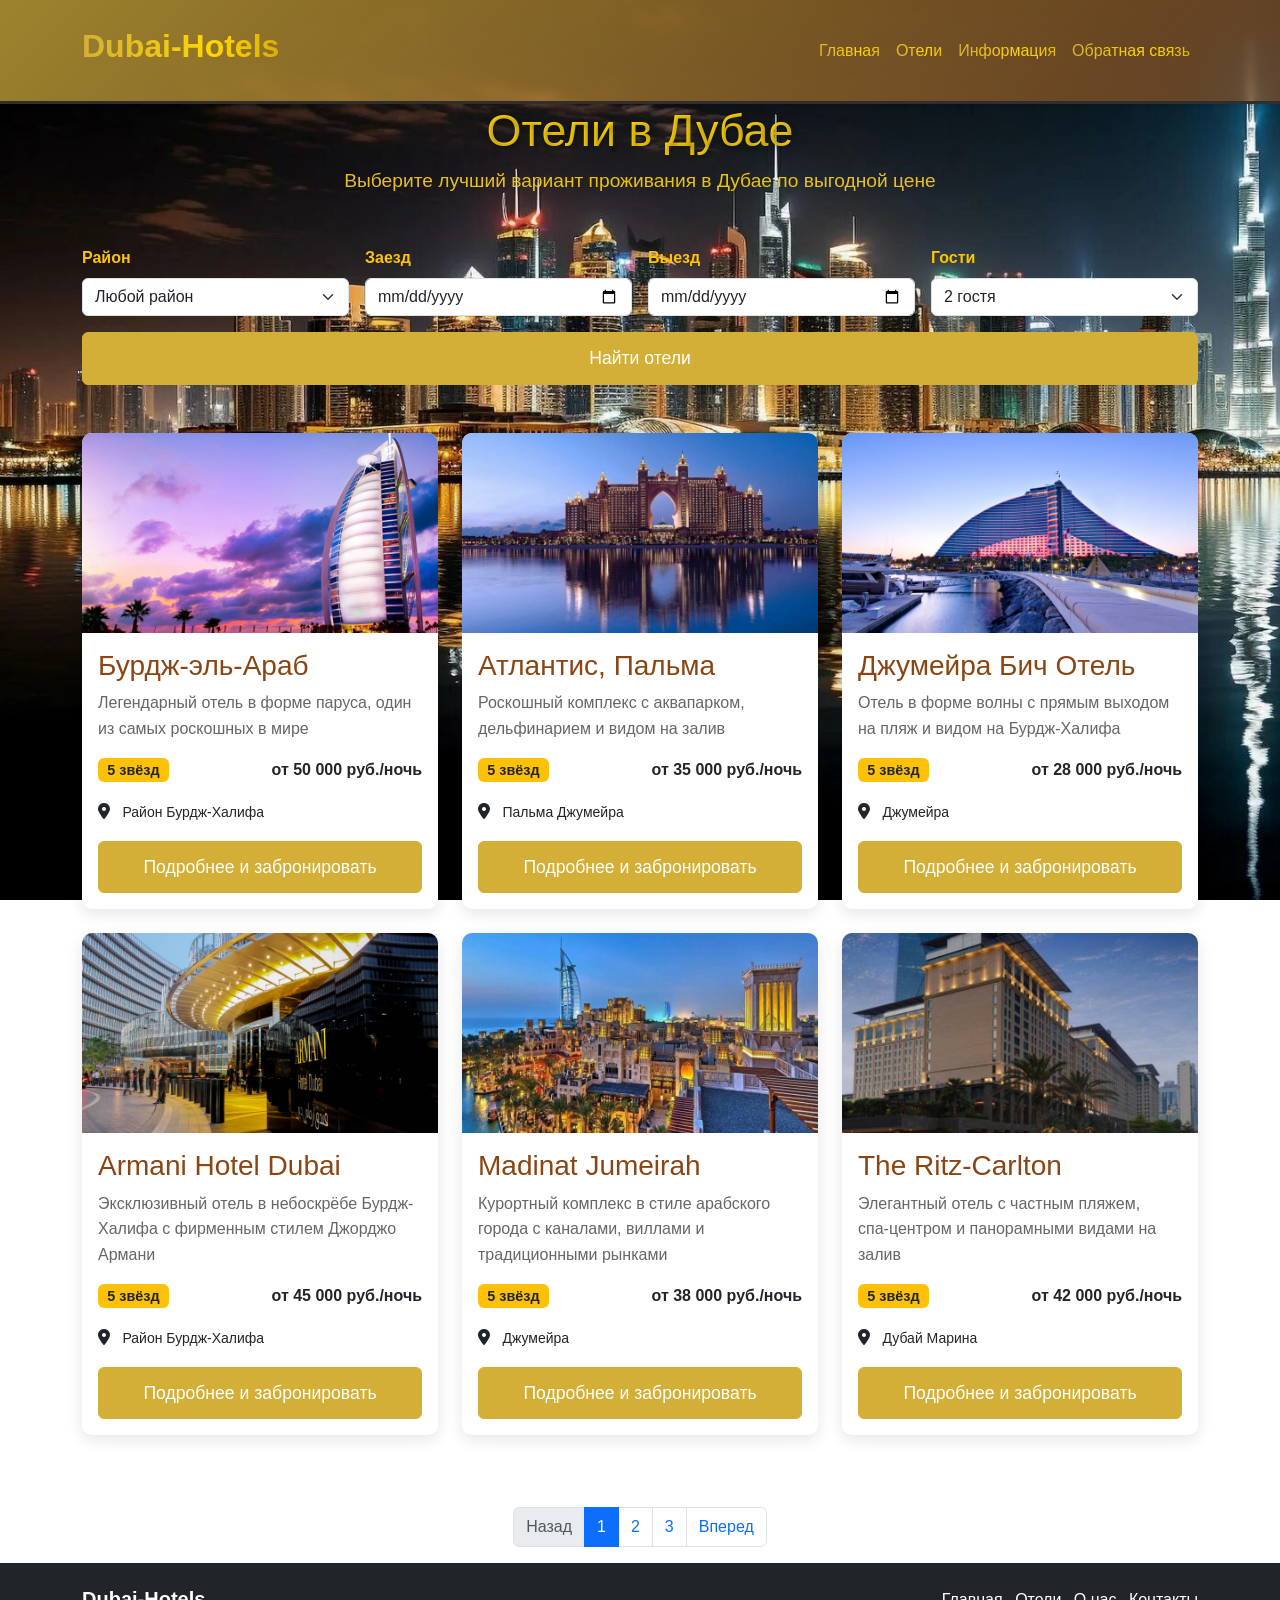
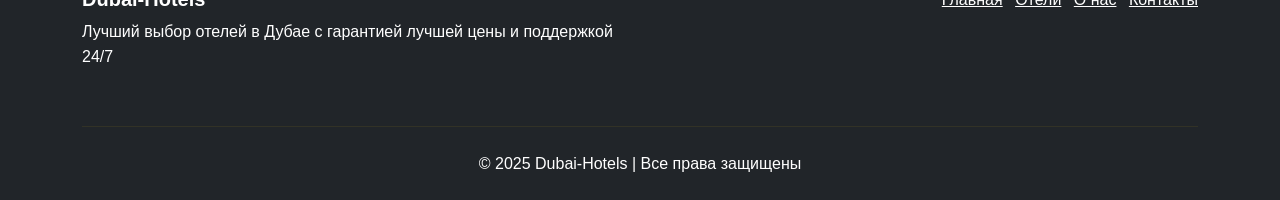
<file: hotels.html>
<html lang="ru">
  <head>
    <meta charset="utf-8">
    <meta name="viewport" content="width=device-width, initial-scale=1.0">
    <link href="https://cdn.jsdelivr.net/npm/bootstrap@5.3.2/dist/css/bootstrap.min.css" rel="stylesheet">
  <link rel="stylesheet" href="https://cdnjs.cloudflare.com/ajax/libs/font-awesome/6.4.0/css/all.min.css">
  <link rel="stylesheet" href="style.css">
    <title>Отели Дубая | Dubai-Hotels</title>
  </head>
  <body>
    <!-- Шапка -->
  <header class="navbar navbar-expand-lg sticky-top shadow-sm z-3 py-3">
      <div class="container">
        <a class="navbar-brand fw-bold" href="index.html">Dubai-Hotels</a>
        <button class="navbar-toggler" type="button" data-bs-toggle="collapse" data-bs-target="#mainNav" aria-controls="mainNav" aria-expanded="false" aria-label="Toggle navigation">
          <span class="navbar-toggler-icon"></span>
        </button>
        <nav class="collapse navbar-collapse" id="mainNav">
          <ul class="navbar-nav ms-auto mb-2 mb-lg-0">
            <li class="nav-item"><a class="nav-link" href="index.html">Главная</a></li>
            <li class="nav-item"><a class="nav-link" href="hotels.html">Отели</a></li>
            <li class="nav-item"><a class="nav-link" href="information.html">Информация</a></li>
            <li class="nav-item"><a class="nav-link" href="contact.html">Обратная связь</a></li>
          </ul>
        </div>
      </div>
    </nav>
  </header>

    
<main class="mb-5">
  <section class="page-header">
    <div class="transparent-box">
      <h1 class="gold-text">Отели в Дубае</h1>
      <p class="gold-text">Выберите лучший вариант проживания в Дубае по выгодной цене</p>
    </div>
  </section>
</main>

      <section class="search-filters mt-4">
        <div class="container">
          <form class="row g-3">
            <div class="col-md-3">
              <label for="district" class="form-label">Район</label>
              <select id="district" name="district" class="form-select">
                <option value="">Любой район</option>
                <option value="burj">Бурдж-Халифа</option>
                <option value="palm">Пальма Джумейра</option>
                <option value="marina">Дубай Марина</option>
                <option value="deira">Дейра</option>
              </select>
            </div>
            <div class="col-md-3">
              <label for="checkin" class="form-label">Заезд</label>
              <input type="date" id="checkin" name="checkin" class="form-control">
            </div>
            <div class="col-md-3">
              <label for="checkout" class="form-label">Выезд</label>
              <input type="date" id="checkout" name="checkout" class="form-control">
            </div>
            <div class="col-md-3">
              <label for="guests" class="form-label">Гости</label>
              <select id="guests" name="guests" class="form-select">
                <option value="1">1 гость</option>
                <option value="2" selected>2 гостя</option>
                <option value="3">3 гостя</option>
                <option value="4">4 гостя</option>
              </select>
            </div>
            <div class="col-12">
              <button type="submit" class="btn btn-danger w-100">Найти отели</button>
            </div>
          </form>
        </div>
      </section>

      <section class="hotel-list mt-5">
  <div class="container">
    <div class="row">
      <!-- Отель 1 -->
      <div class="col-12 col-md-6 col-lg-4 mb-4 animate-item">
        <article class="card h-100">
          <img src="img/burj-al-arab.jpg" class="card-img-top" alt="Бурдж‑эль‑Араб — легендарный отель в форме паруса">
          <div class="card-body">
            <h3 class="card-title">Бурдж‑эль‑Араб</h3>
            <p class="card-text">Легендарный отель в форме паруса, один из самых роскошных в мире</p>
            <div class="d-flex justify-content-between align-items-center mb-3">
              <span class="badge bg-warning text-dark">5 звёзд</span>
              <strong>от 50 000 руб./ночь</strong>
            </div>
            <div class="mb-3">
              <i class="fas fa-map-marker-alt me-2" aria-hidden="true"></i>
              <small>Район Бурдж-Халифа</small>
            </div>
            <a href="hotel-details.html?id=burj-al-arab" class="btn btn-danger w-100" aria-label="Подробнее о Бурдж‑эль‑Арабе и забронировать">Подробнее и забронировать</a>
          </div>
        </article>
      </div>

      <!-- Отель 2 -->
      <div class="col-12 col-md-6 col-lg-4 mb-4 animate-item">
        <article class="card h-100">
          <img src="img/atlantis-the-palm.jpg" class="card-img-top" alt="Атлантис, Пальма — роскошный комплекс с аквапарком и дельфинарием">
          <div class="card-body">
            <h3 class="card-title">Атлантис, Пальма</h3>
            <p class="card-text">Роскошный комплекс с аквапарком, дельфинарием и видом на залив</p>
            <div class="d-flex justify-content-between align-items-center mb-3">
              <span class="badge bg-warning text-dark">5 звёзд</span>
              <strong>от 35 000 руб./ночь</strong>
            </div>
            <div class="mb-3">
              <i class="fas fa-map-marker-alt me-2" aria-hidden="true"></i>
              <small>Пальма Джумейра</small>
            </div>
            <a href="hotel-details.html?id=atlantis" class="btn btn-danger w-100" aria-label="Подробнее об Атлантис, Пальме и забронировать">Подробнее и забронировать</a>
          </div>
        </article>
      </div>

      <!-- Отель 3 -->
      <div class="col-12 col-md-6 col-lg-4 mb-4 animate-item">
        <article class="card h-100">
          <img src="img/jumeirah-beach.jpg" class="card-img-top" alt="Джумейра Бич Отель — отель в форме волны с выходом на пляж">
          <div class="card-body">
            <h3 class="card-title">Джумейра Бич Отель</h3>
            <p class="card-text">Отель в форме волны с прямым выходом на пляж и видом на Бурдж‑Халифа</p>
            <div class="d-flex justify-content-between align-items-center mb-3">
              <span class="badge bg-warning text-dark">5 звёзд</span>
              <strong>от 28 000 руб./ночь</strong>
            </div>
            <div class="mb-3">
              <i class="fas fa-map-marker-alt me-2" aria-hidden="true"></i>
              <small>Джумейра</small>
            </div>
            <a href="hotel-details.html?id=jumeirah" class="btn btn-danger w-100" aria-label="Подробнее о Джумейра Бич Отеле и забронировать">Подробнее и забронировать</a>
          </div>
        </article>
      </div>

      <!-- Отель 4 -->
      <div class="col-12 col-md-6 col-lg-4 mb-4 animate-item">
        <article class="card h-100">
          <img src="img/armani-hotel.jpg" class="card-img-top" alt="Armani Hotel Dubai — эксклюзивный отель в Бурдж-Халифе">
          <div class="card-body">
            <h3 class="card-title">Armani Hotel Dubai</h3>
            <p class="card-text">Эксклюзивный отель в небоскрёбе Бурдж-Халифа с фирменным стилем Джорджо Армани</p>
            <div class="d-flex justify-content-between align-items-center mb-3">
              <span class="badge bg-warning text-dark">5 звёзд</span>
              <strong>от 45 000 руб./ночь</strong>
            </div>
            <div class="mb-3">
              <i class="fas fa-map-marker-alt me-2" aria-hidden="true"></i>
              <small>Район Бурдж-Халифа</small>
            </div>
            <a href="hotel-details.html?id=armani" class="btn btn-danger w-100" aria-label="Подробнее об Armani Hotel Dubai и забронировать">Подробнее и забронировать</a>
          </div>
        </article>
      </div>

      <!-- Отель 5 -->
      <div class="col-12 col-md-6 col-lg-4 mb-4 animate-item">
        <article class="card h-100">
          <img src="img/madinat-jumeirah.jpg" class="card-img-top" alt="Madinat Jumeirah — курортный комплекс в стиле арабского города">
          <div class="card-body">
            <h3 class="card-title">Madinat Jumeirah</h3>
            <p class="card-text">Курортный комплекс в стиле арабского города с каналами, виллами и традиционными рынками</p>
            <div class="d-flex justify-content-between align-items-center mb-3">
              <span class="badge bg-warning text-dark">5 звёзд</span>
              <strong>от 38 000 руб./ночь</strong>
            </div>
            <div class="mb-3">
              <i class="fas fa-map-marker-alt me-2" aria-hidden="true"></i>
              <small>Джумейра</small>
            </div>
            <a href="hotel-details.html?id=madinat" class="btn btn-danger w-100" aria-label="Подробнее о Madinat Jumeirah и забронировать">Подробнее и забронировать</a>
          </div>
        </article>
      </div>

      <!-- Отель 6 -->
      <div class="col-12 col-md-6 col-lg-4 mb-4 animate-item">
        <article class="card h-100">
          <img src="img/ritz-carlton.jpg" class="card-img-top" alt="The Ritz‑Carlton — элегантный отель с частным пляжем">
          <div class="card-body">
            <h3 class="card-title">The Ritz‑Carlton</h3>
            <p class="card-text">Элегантный отель с частным пляжем, спа‑центром и панорамными видами на залив</p>
            <div class="d-flex justify-content-between align-items-center mb-3">
              <span class="badge bg-warning text-dark">5 звёзд</span>
              <strong>от 42 000 руб./ночь</strong>
            </div>
            <div class="mb-3">
              <i class="fas fa-map-marker-alt me-2" aria-hidden="true"></i>
              <small>Дубай Марина</small>
            </div>
            <a href="hotel-details.html?id=ritz" class="btn btn-danger w-100" aria-label="Подробнее о The Ritz‑Carlton и забронировать">Подробнее и забронировать</a>
          </div>
        </article>
      </div>
    </div>
  </div>
</section>

<!-- Пагинация -->
<nav aria-label="Навигация по страницам отелей" class="mt-5">
  <ul class="pagination justify-content-center">
    <li class="page-item disabled">
      <a class="page-link" href="#" tabindex="-1" aria-disabled="true">Назад</a>
    </li>
    <li class="page-item active"><a class="page-link" href="#">1</a></li>
    <li class="page-item"><a class="page-link" href="#">2</a></li>
    <li class="page-item"><a class="page-link" href="#">3</a></li>
    <li class="page-item">
      <a class="page-link" href="#">Вперед</a>
    </li>
  </ul>
</nav>
</div>
</section>
</main>

<footer id="footer" class="bg-dark text-white py-4">
  <div class="container">
    <div class="row">
      <div class="col-md-6 mb-3">
        <h5 class="fw-bold">Dubai‑Hotels</h5>
        <p>Лучший выбор отелей в Дубае с гарантией лучшей цены и поддержкой 24/7</p>
      </div>
      <div class="col-md-6 text-md-end">
        <ul class="list-inline mb-0">
          <li class="list-inline-item"><a href="#" class="text-white">Главная</a></li>
          <li class="list-inline-item"><a href="#hotels" class="text-white">Отели</a></li>
          <li class="list-inline-item"><a href="#about" class="text-white">О нас</a></li>
          <li class="list-inline-item"><a href="#contact" class="text-white">Контакты</a></li>
        </ul>
      </div>
    </div>
    <hr class="text-muted my-4">
    <div class="text-center">
      <p class="mb-0">© 2025 Dubai‑Hotels | Все права защищены</p>
    </div>
  </div>
</div>
</footer>

<script src="script.js"></script>
<script src="https://cdn.jsdelivr.net/npm/bootstrap@5.3.8/dist/js/bootstrap.bundle.min.js" integrity="sha384-FKyoEForCGlyvwx9Hj09JcYn3nv7wiPVlz7YYwJrWVcXK/BmnVDxM+D2scQbITxI" crossorigin="anonymous"></script>
</body>
</html>
</file>
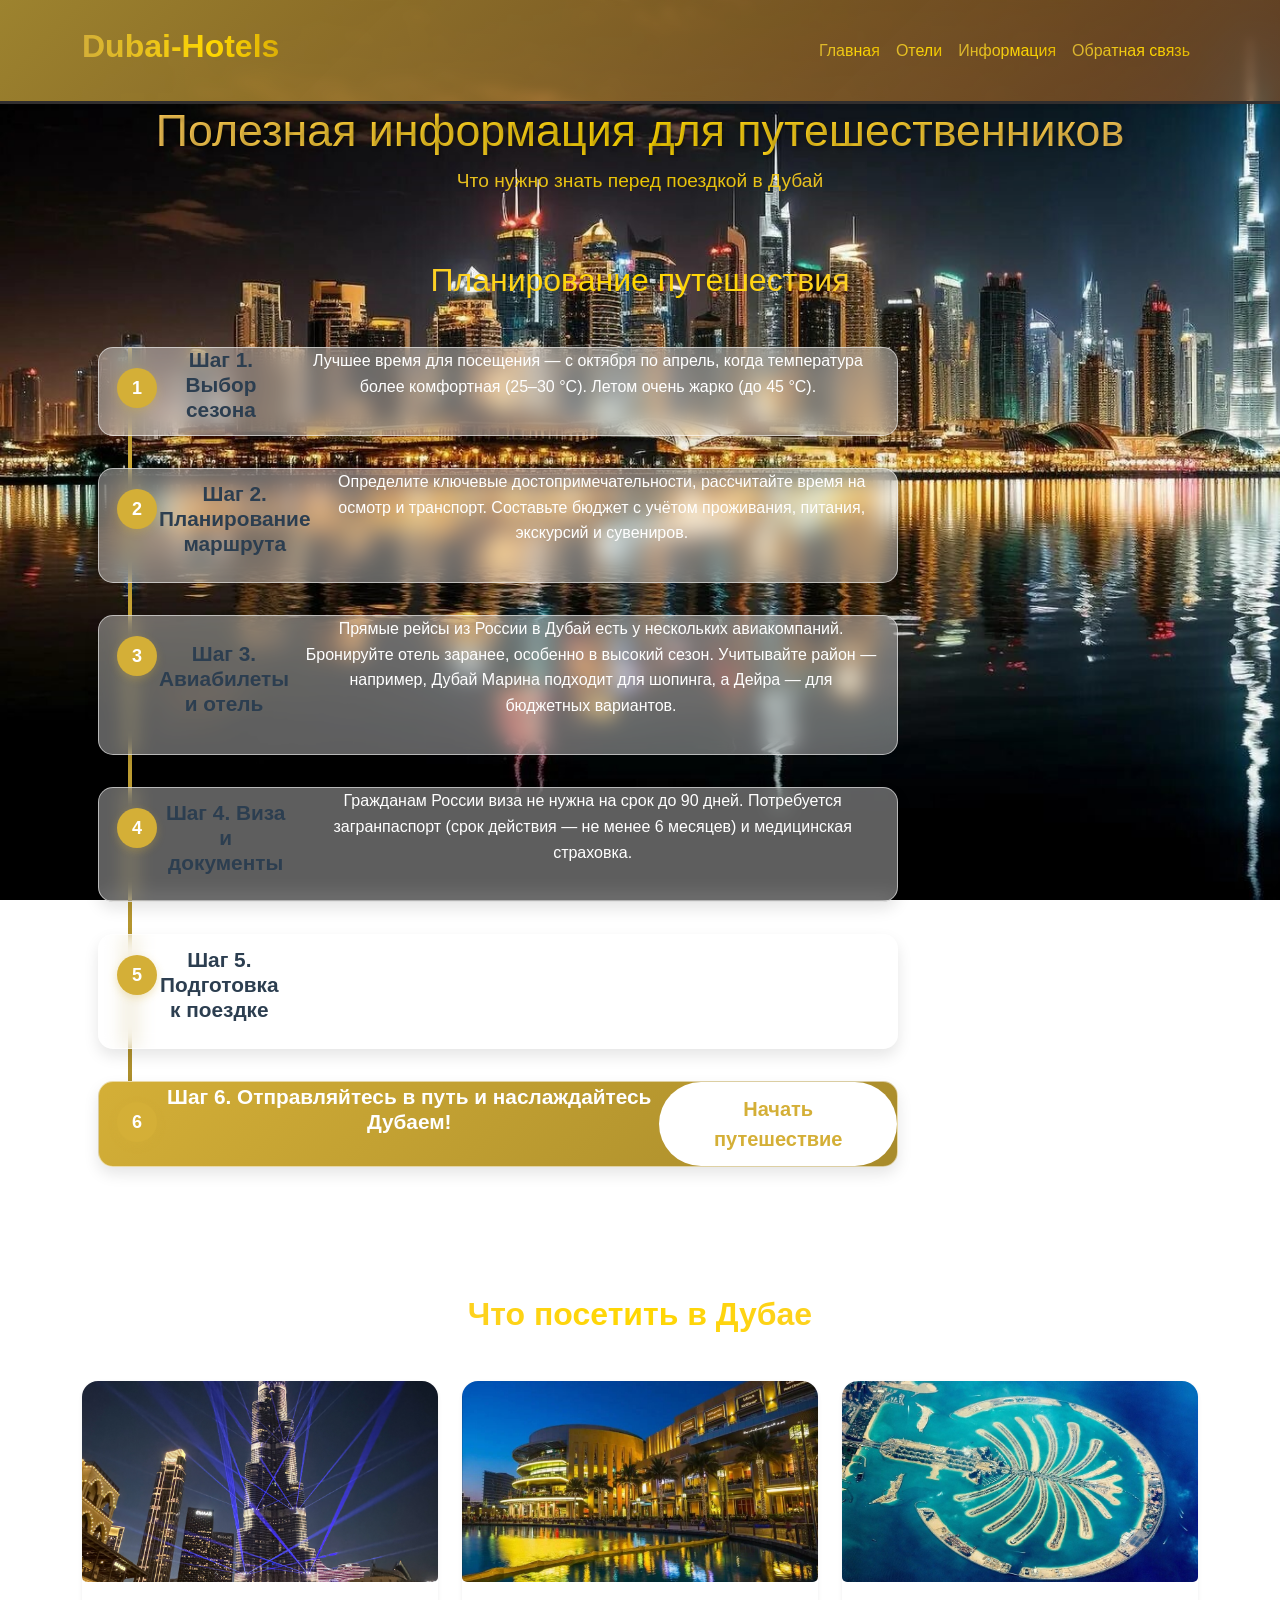
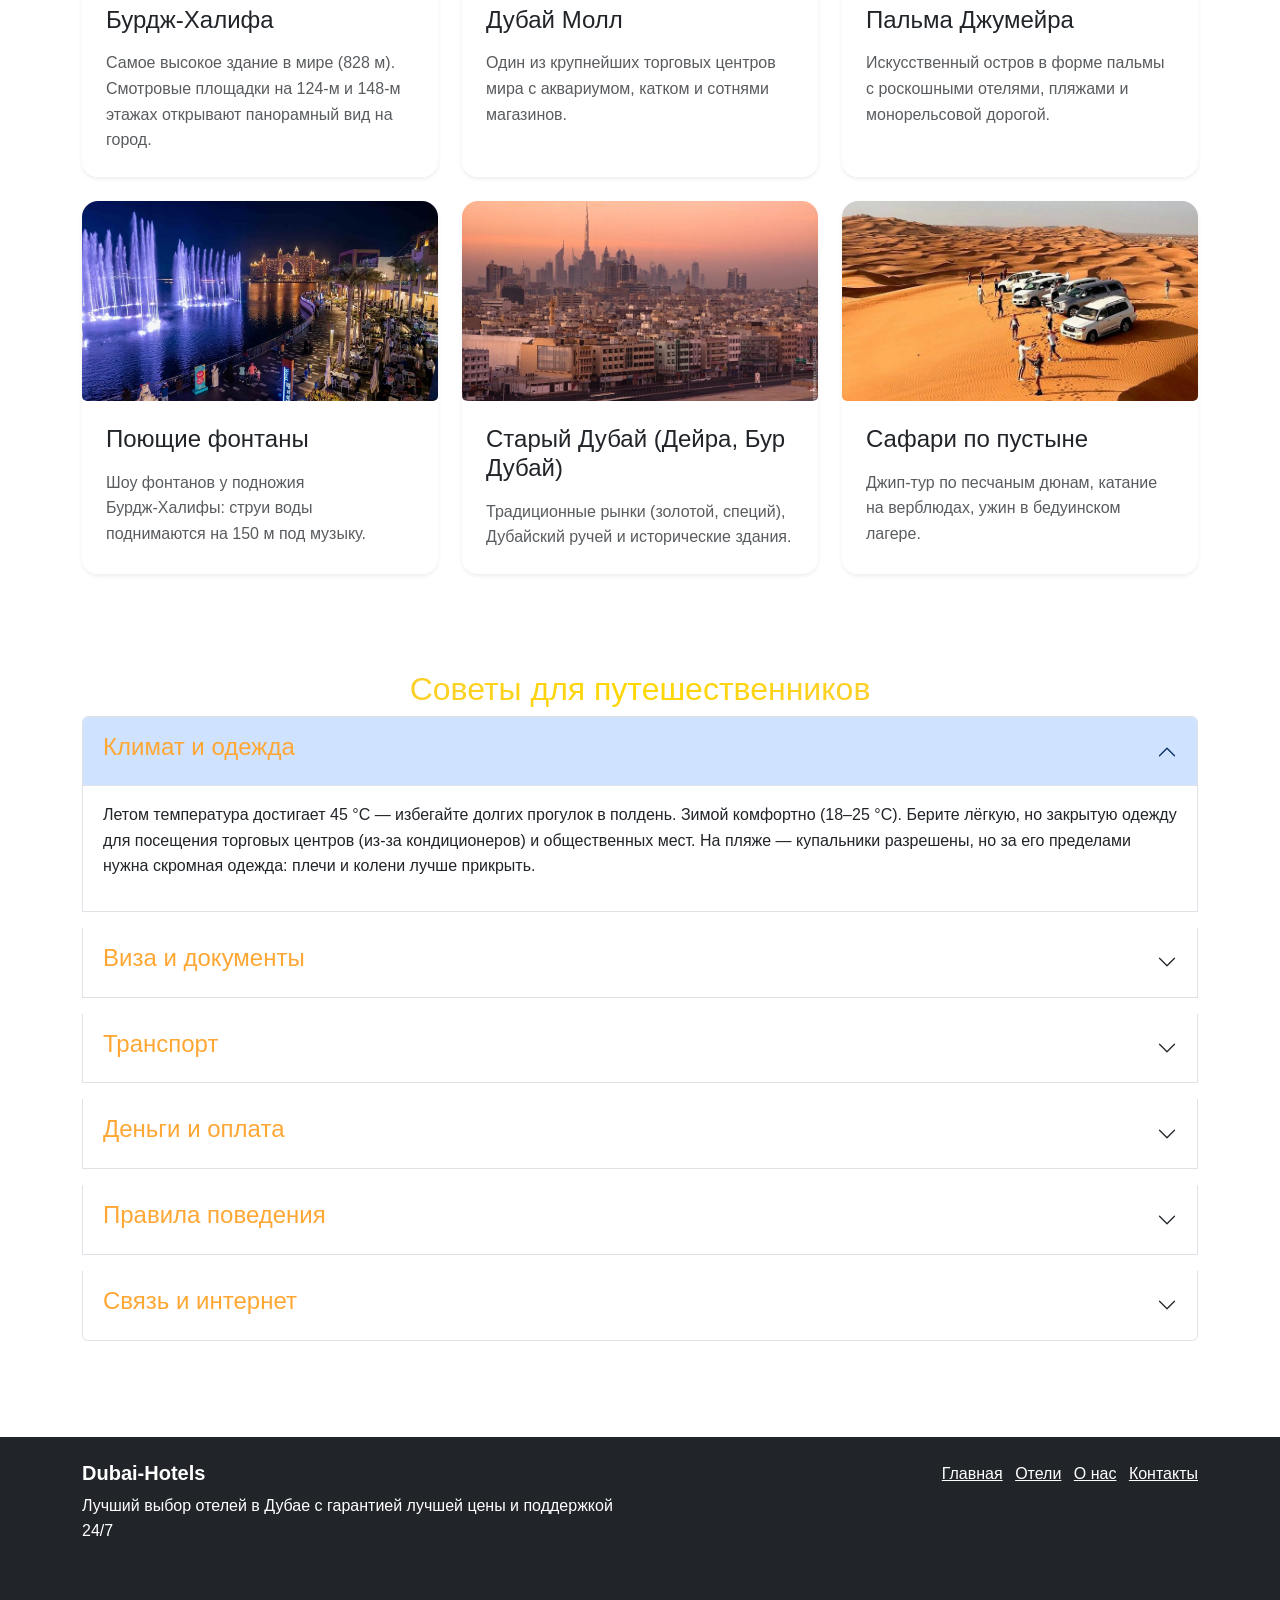
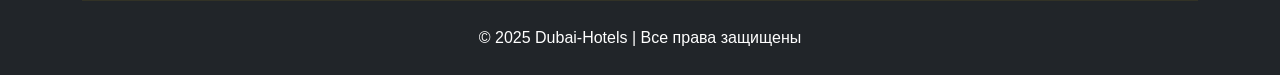
<file: information.html>
<html lang="ru">
  <head>
    <meta charset="utf-8">
    <meta name="viewport" content="width=device-width, initial-scale=1.0">
    <link href="https://cdn.jsdelivr.net/npm/bootstrap@5.3.8/dist/css/bootstrap.min.css" rel="stylesheet" integrity="sha384-sRIl4kxILFvY47J16cr9ZwB07vP4J8+LH7qKQnuqkuIAvNWLzeN8tE5YBujZqJLB" crossorigin="anonymous">
    <link rel="stylesheet" href="https://cdnjs.cloudflare.com/ajax/libs/font-awesome/6.4.0/css/all.min.css">
    <link rel="stylesheet" href="style.css">
    <title>Информация | Dubai-Hotels</title>
  </head>
  <body>
    <header class="navbar navbar-expand-lg sticky-top shadow-sm z-3 py-3">
      <div class="container">
        <a class="navbar-brand fw-bold" href="index.html">Dubai-Hotels</a>
        <button class="navbar-toggler" type="button" data-bs-toggle="collapse" data-bs-target="#mainNav" aria-controls="mainNav" aria-expanded="false" aria-label="Toggle navigation">
          <span class="navbar-toggler-icon"></span>
        </button>
        <nav class="collapse navbar-collapse" id="mainNav">
          <ul class="navbar-nav ms-auto mb-2 mb-lg-0">
             <li class="nav-item"><a class="nav-link" href="index.html">Главная</a></li>
            <li class="nav-item"><a class="nav-link active" aria-current="page" href="hotels.html">Отели</a></li>
            <li class="nav-item"><a class="nav-link" href="information.html">Информация</a></li>
            <li class="nav-item"><a class="nav-link" href="contact.html">Обратная связь</a></li>
          </ul>
        </nav>
      </div>
    </header>

    <main class="mb-5">
  <section class="page-header">
    <div class="container">
      <h1 class="gold-text">Полезная информация для путешественников</h1>
      <p class="gold-text">Что нужно знать перед поездкой в Дубай</p>
    </div>
  </section>

 <section class="py-5 bg-transparent">
  <div class="container">
    <h2 class="gold-text text-center mb-5">Планирование путешествия</h2>
    <div class="timeline mx-3">
      <div class="item animate-item">
        <div class="step-number">1</div>
        <h4>Шаг 1. Выбор сезона</h4>
        <p>Лучшее время для посещения — с октября по апрель, когда температура более комфортная (25–30 °C). Летом очень жарко (до 45 °C).</p>
      </div>
      <div class="item animate-item">
        <div class="step-number">2</div>
        <h4>Шаг 2. Планирование маршрута</h4>
        <p>Определите ключевые достопримечательности, рассчитайте время на осмотр и транспорт. Составьте бюджет с учётом проживания, питания, экскурсий и сувениров.</p>
      </div>
      <div class="item animate-item">
        <div class="step-number">3</div>
        <h4>Шаг 3. Авиабилеты и отель</h4>
        <p>Прямые рейсы из России в Дубай есть у нескольких авиакомпаний. Бронируйте отель заранее, особенно в высокий сезон. Учитывайте район — например, Дубай Марина подходит для шопинга, а Дейра — для бюджетных вариантов.</p>
      </div>
      <div class="item animate-item">
        <div class="step-number">4</div>
        <h4>Шаг 4. Виза и документы</h4>
        <p>Гражданам России виза не нужна на срок до 90 дней. Потребуется загранпаспорт (срок действия — не менее 6 месяцев) и медицинская страховка.</p>
      </div>
      <div class="item animate-item">
        <div class="step-number">5</div>
        <h4>Шаг 5. Подготовка к поездке</h4>
        <p>Проверьте прогноз погоды, соберите аптечку, зарядите гаджеты. Изучите правила поведения в ОАЭ: например, в общественных местах запрещена открытая одежда и алкоголь вне отелей.</p>
      </div>
      <div class="item animate-item final-step">
        <div class="step-number">6</div>
        <h4 class="pb-3">Шаг 6. Отправляйтесь в путь и наслаждайтесь Дубаем!</h4>
        <a href="#" class="btn btn-primary btn-lg">Начать путешествие</a>
      </div>
    </div>
  </div>
</section>

  <section class="attractions page py-5 bg-transparent">
  <div class="container">
    <h2 class="text-center mb-5 display-4 fw-bold gold-text">Что посетить в Дубае</h2>
    <div class="row g-4">
      <div class="col-12 col-md-6 col-xl-4">
        <div class="card h-100 shadow-sm border-0 rounded-4 overflow-hidden card-matte">
          <div class="ratio ratio-16x9">
            <img src="img/burj-khalifa-inf.jpg" alt="Бурдж-Халифа" class="card-img w-100 h-100 object-fit-cover">
          </div>
          <div class="card-body p-4">
            <h3 class="card-title h4 mb-3 text-dark">Бурдж‑Халифа</h3>
            <p class="card-text text-muted mb-0">Самое высокое здание в мире (828 м). Смотровые площадки на 124‑м и 148‑м этажах открывают панорамный вид на город.</p>
          </div>
        </div>
      </div>

      <div class="col-12 col-md-6 col-xl-4">
        <div class="card h-100 shadow-sm border-0 rounded-4 overflow-hidden card-matte">
          <div class="ratio ratio-16x9">
            <img src="img/dubai-mall-inf.jpg" alt="Дубай Молл" class="card-img w-100 h-100 object-fit-cover">
          </div>
          <div class="card-body p-4">
            <h3 class="card-title h4 mb-3 text-dark">Дубай Молл</h3>
            <p class="card-text text-muted mb-0">Один из крупнейших торговых центров мира с аквариумом, катком и сотнями магазинов.</p>
          </div>
        </div>
      </div>

      <div class="col-12 col-md-6 col-xl-4">
        <div class="card h-100 shadow-sm border-0 rounded-4 overflow-hidden card-matte">
          <div class="ratio ratio-16x9">
            <img src="img/palm-jumeirah-inf.jpg" alt="Пальма Джумейра" class="card-img w-100 h-100 object-fit-cover">
          </div>
          <div class="card-body p-4">
            <h3 class="card-title h4 mb-3 text-dark">Пальма Джумейра</h3>
            <p class="card-text text-muted mb-0">Искусственный остров в форме пальмы с роскошными отелями, пляжами и монорельсовой дорогой.</p>
          </div>
        </div>
      </div>

      <div class="col-12 col-md-6 col-xl-4">
        <div class="card h-100 shadow-sm border-0 rounded-4 overflow-hidden card-matte">
          <div class="ratio ratio-16x9">
            <img src="img/dubai-fountain-inf.jpg" alt="Поющие фонтаны" class="card-img w-100 h-100 object-fit-cover">
          </div>
          <div class="card-body p-4">
            <h3 class="card-title h4 mb-3 text-dark">Поющие фонтаны</h3>
            <p class="card-text text-muted mb-0">Шоу фонтанов у подножия Бурдж‑Халифы: струи воды поднимаются на 150 м под музыку.</p>
          </div>
        </div>
      </div>

      <div class="col-12 col-md-6 col-xl-4">
        <div class="card h-100 shadow-sm border-0 rounded-4 overflow-hidden card-matte">
          <div class="ratio ratio-16x9">
            <img src="img/old-dubai-inf.jpg" alt="Старый Дубай" class="card-img w-100 h-100 object-fit-cover">
          </div>
          <div class="card-body p-4">
            <h3 class="card-title h4 mb-3 text-dark">Старый Дубай (Дейра, Бур Дубай)</h3>
            <p class="card-text text-muted mb-0">Традиционные рынки (золотой, специй), Дубайский ручей и исторические здания.</p>
          </div>
        </div>
      </div>

      <div class="col-12 col-md-6 col-xl-4">
        <div class="card h-100 shadow-sm border-0 rounded-4 overflow-hidden card-matte">
          <div class="ratio ratio-16x9">
            <img src="img/desert-safari-inf.jpg" alt="Сафари по пустыне" class="card-img w-100 h-100 object-fit-cover">
          </div>
          <div class="card-body p-4">
            <h3 class="card-title h4 mb-3 text-dark">Сафари по пустыне</h3>
            <p class="card-text text-muted mb-0">Джип‑тур по песчаным дюнам, катание на верблюдах, ужин в бедуинском лагере.</p>
          </div>
        </div>
      </div>
    </div>
  </div>
</section>

  <section class="accordion page py-5">
    <div class="container">
      <h2 class="gold-text">Советы для путешественников</h2>
      <div class="accordion" id="travelAdvises">
        <div class="accordion-item mb-3">
          <h2 class="accordion-header">
            <button class="accordion-button text-danger fw-bold" type="button" data-bs-toggle="collapse" data-bs-target="#collapse1" aria-expanded="true" aria-controls="collapse1">
              <h4 style="color: #ffa734;">Климат и одежда</h4>
            </button>
          </h2>
          <div id="collapse1" class="accordion-collapse collapse show" data-bs-parent="#travelAdvises">
            <div class="accordion-body">
              <p>Летом температура достигает 45 °C — избегайте долгих прогулок в полдень. Зимой комфортно (18–25 °C). Берите лёгкую, но закрытую одежду для посещения торговых центров (из‑за кондиционеров) и общественных мест. На пляже — купальники разрешены, но за его пределами нужна скромная одежда: плечи и колени лучше прикрыть.</p>
            </div>
          </div>
        </div>

        <div class="accordion-item mb-3">
          <h2 class="accordion-header">
            <button class="accordion-button text-danger fw-bold collapsed" type="button" data-bs-toggle="collapse" data-bs-target="#collapse2" aria-expanded="false" aria-controls="collapse2">
              <h4 style="color: #ffa734;">Виза и документы</h4>
            </button>
          </h2>
          <div id="collapse2" class="accordion-collapse collapse" data-bs-parent="#travelAdvises">
            <div class="accordion-body">
              <p>Гражданам РФ виза не нужна на срок до 90 дней. Потребуется:</p>
              <ul>
                <li>Загранпаспорт (срок действия — не менее 6 месяцев)</li>
                <li>Медицинская страховка с покрытием от 30 000 евро</li>
                <li>Обратный билет (могут проверить на въезде)</li>
                <li>Подтверждение бронирования отеля</li>
              </ul>
            </div>
          </div>
        </div>

        <div class="accordion-item mb-3">
          <h2 class="accordion-header">
            <button class="accordion-button text-danger fw-bold collapsed" type="button" data-bs-toggle="collapse" data-bs-target="#collapse3" aria-expanded="false" aria-controls="collapse3">
              <h4 style="color: #ffa734;">Транспорт</h4>
            </button>
          </h2>
          <div id="collapse3" class="accordion-collapse collapse" data-bs-parent="#travelAdvises">
            <div class="accordion-body">
              <p>Варианты передвижения:</p>
              <ul>
                <li><strong>Метро</strong> — чистое, современное, с женскими вагонами. Купите карту NOL (Silver — оптимальный вариант).</li>
                <li><strong>Такси</strong> — заказывайте через приложения Careem или Uber. В аэропорту тариф выше.</li>
                <li><strong>Автобусы</strong> — охватывают большинство районов.</li>
                <li><strong>Аренда авто</strong> — дороги хорошие, но будьте внимательны: много камер.</li>
              </ul>
            </div>
          </div>
        </div>

        <div class="accordion-item mb-3">
          <h2 class="accordion-header">
            <button class="accordion-button text-danger fw-bold collapsed" type="button" data-bs-toggle="collapse" data-bs-target="#collapse4" aria-expanded="false" aria-controls="collapse4">
              <h4 style="color: #ffa734;">Деньги и оплата</h4>
            </button>
          </h2>
          <div id="collapse4" class="accordion-collapse collapse" data-bs-parent="#travelAdvises">
            <div class="accordion-body">
              <p>Официальная валюта — дирхам ОАЭ (AED). 1 AED ≈ 25 руб.</p>
              <ul>
                <li>Принимают карты Visa/Mastercard, но наличные пригодятся для рынков и такси.</li>
                <li>Обменивайте деньги в официальных обменниках (не на улице).</li>
                <li>В большинстве отелей и ресторанов принимают доллары, но курс будет невыгодным.</li>
              </ul>
            </div>
          </div>
        </div>

        <div class="accordion-item mb-3">
          <h2 class="accordion-header">
            <button class="accordion-button text-danger fw-bold collapsed" type="button" data-bs-toggle="collapse" data-bs-target="#collapse5" aria-expanded="false" aria-controls="collapse5">
              <h4 style="color: #ffa734;">Правила поведения</h4>
            </button>
          </h2>
          <div id="collapse5" class="accordion-collapse collapse" data-bs-parent="#travelAdvises">
            <div class="accordion-body">
              <p>Дубай — безопасный город, но важно уважать местные традиции:</p>
              <ul>
                <li>Не целуйтесь и не обнимайтесь на публике.</li>
                <li>Избегайте громких споров и нецензурной лексики.</li>
                <li>В Рамадан нельзя есть, пить и курить на улице днём.</li>
                <li>Не фотографируйте местных жителей без разрешения, особенно женщин.</li>
                <li>Алкоголь разрешён только в лицензированных барах и ресторанах (не на улице).</li>
              </ul>
              <p><strong>Штрафы:</strong> за мусор — до 1 000 AED, за неподобающее поведение — до 2 000 AED.</p>
            </div>
          </div>
        </div>

        <div class="accordion-item">
          <h2 class="accordion-header">
            <button class="accordion-button text-danger fw-bold collapsed" type="button" data-bs-toggle="collapse" data-bs-target="#collapse6" aria-expanded="false" aria-controls="collapse6">
              <h4 style="color: #ffa734;">Связь и интернет</h4>
            </button>
          </h2>
          <div id="collapse6" class="accordion-collapse collapse" data-bs-parent="#travelAdvises">
            <div class="accordion-body">
              <p>Операторы: Etisalat и Du. Туристические SIM‑карты продаются в аэропорту. Пакеты интернета начинаются от 15 GB за 100 AED. Бесплатный Wi‑Fi есть в отелях, моллах и кафе.</p>
            </div>
          </div>
        </div>
      </div>
    </div>
  </section>
</main>

<footer id="footer" class="bg-dark text-white py-4">
  <div class="container">
    <div class="row">
      <div class="col-md-6 mb-3">
        <h5 class="fw-bold">Dubai‑Hotels</h5>
        <p>Лучший выбор отелей в Дубае с гарантией лучшей цены и поддержкой 24/7</p>
      </div>
      <div class="col-md-6 text-md-end">
        <ul class="list-inline mb-0">
          <li class="list-inline-item"><a href="#" class="text-white">Главная</a></li>
          <li class="list-inline-item"><a href="#hotels" class="text-white">Отели</a></li>
          <li class="list-inline-item"><a href="#about" class="text-white">О нас</a></li>
          <li class="list-inline-item"><a href="#contact" class="text-white">Контакты</a></li>
        </ul>
      </div>
    </div>
    <hr class="text-muted my-4">
    <div class="text-center">
      <p class="mb-0">© 2025 Dubai‑Hotels | Все права защищены</p>
    </div>
  </div>
</div>
</footer>

<script src="script.js"></script>
<script src="https://cdn.jsdelivr.net/npm/bootstrap@5.3.8/dist/js/bootstrap.bundle.min.js" integrity="sha384-FKyoEForCGlyvwx9Hj09JcYn3nv7wiPVlz7YYwJrWVcXK/BmnVDxM+D2scQbITxI" crossorigin="anonymous"></script>
  </body>
</html>
</file>
<file: style.css>
/* Базовые стили и сброс */
* {
  margin: 0;
  padding: 0;
  box-sizing: border-box;
}

body {
  font-family: 'Arial', sans-serif;
  line-height: 1.6;
  color: #333;
  background-color: #ffffff;
  background-image: url('img/background.jpg');
  background-repeat: no-repeat;
  background-size: cover;
  background-attachment: fixed;
}

/* Шапка */
.navbar {
  background: 
    linear-gradient(
      135deg,
      rgba(212, 175, 55, 0.7),
      rgba(139, 69, 19, 0.6)
    ),
    rgba(255, 255, 255, 0.1); /* Лёгкий белый слой */
  backdrop-filter: blur(5px); /* Размытие фона */
  border-bottom: 3px solid #312e2e;
}

.navbar-brand {
  font-size: 2rem;
  font-weight: bold;
  background: linear-gradient(
    90deg,
    #d4af37,
    #ffd700,
    #b8860b,
    #daa520
  );
  background-size: 200% auto;
  background-clip: text;
  -webkit-background-clip: text;
  color: transparent;
  -webkit-text-fill-color: transparent;
  animation: gradientShift 4s linear infinite;
  margin-bottom: 0.5rem;
}

@keyframes gradientShift {
  0% {
    background-position: 0% center;
  }
  100% {
    background-position: 200% center;
  }
}

.nav-link {
  color: rgb(250, 234, 11) !important;
  font-weight: 500;
  background: linear-gradient(
    90deg,
    #d4af37,
    #ffd700,
    #b8860b,
    #daa520
  );
  background-size: 200% auto;
  background-clip: text;
  -webkit-background-clip: text;
  color: transparent;
  -webkit-text-fill-color: transparent;
  animation: gradientShift 4s linear infinite;
}

.nav-link:hover,
.nav-link.active {
  color: #ffd700 !important;
}

/* Герой-секция */
.hero-section {
  background: url('img/dubai-night.jpg') center/cover no-repeat;
  color: rgb(245, 201, 5);
  text-align: center;
  padding: 8rem 0 4rem;
}
.hero-content h1 {
  font-size: 3rem;
  margin-bottom: 1rem;
  text-shadow: 2px 2px 4px rgba(0, 0, 0, 0.7);
  background: linear-gradient(
    90deg,
    #d4af37,
    #ffd700,
    #b8860b,
    #daa520
  );
  background-size: 200% auto;
  -webkit-background-clip: text;
  background-clip: text;
  -webkit-text-fill-color: transparent;
  animation: gradientShift 4s linear infinite;
}

.hero-content p {
  font-size: 1.2rem;
  margin-bottom: 2rem;
  max-width: 600px;
  margin-left: auto;
  margin-right: auto;
}

@keyframes shimmerEffect {
  0%, 100% { opacity: 0; }
  50% { opacity: 0.8; }
}

.btn-danger {
  background-color: #d4af37;
  border-color: #d4af37;
  font-size: 1.1rem;
  padding: 12px 30px;
  transition: all 0.3s;
}

.btn-danger:hover {
  background-color: #b8962e;
  border-color: #b8962e;
  transform: translateY(-2px);
}

/* Секция районов */
.destinations h2,
.about h2,
.featured-hotels h2 {
  text-align: center;
  margin-bottom: 2rem;
  color: #8b4513;
}

.item {
  background: rgba(255, 255, 255, 0.7); /* матовый прозрачный фон */
  border-radius: 9px;
  overflow: hidden;
  box-shadow: 0 7px 15px rgba(0, 0, 0, 0.1);
  transition: transform 0.3s, box-shadow 0.3s;
  margin-bottom: 2rem;

  /* Центрирование через Flexbox */
  display: flex;
  justify-content: center; /* горизонтальное центрирование */
  align-items: center;     /* вертикальное центрирование */
  text-align: center;      /* на случай, если содержимое не в flex‑контейнере */
}


.item:hover {
  transform: translateY(-10px);
  box-shadow: 0 15px 30px rgba(0, 0, 0, 0.2);
}

.item img {
  width: 100%;
  height: 200px;
  object-fit: cover;
}

.item h3 {
  padding: 1rem 1rem 0.5rem;
  color: #8b4513;
}

.item p {
  padding: 0 1rem 1rem;
  color: #666;
}

.btn-outline-danger {
  color: #d4af37;
  border-color: #d4af37;
  margin: 0 1rem 1rem;
}

.btn-outline-danger:hover {
  background-color: #d4af37;
  color: rgb(255, 255, 255);
}

/* Карта */
.map-container {
  margin: 3rem 0;
  border-radius: 10px;
  overflow: hidden;
  box-shadow: 0 5px 15px rgba(0, 0, 0, 0.1);
}

/* Форма поиска */
.gold-text {
  position: relative;
    display: block;
  margin-left: auto;
  margin-right: auto;
  font-size: 2rem;
  color: transparent;
  background-image: linear-gradient(
    90deg,
    #f9c564 0%,
    #ffd700 25%,
    #f9c564 50%,
    #ffd700 75%,
    #f9c564 100%
  );
  background-size: 200% auto;
  -webkit-background-clip: text;
  background-clip: text;
  animation: shine 8s linear infinite;
  text-align: center; /* Выравнивание текста по центру */
  width: 100%; /* Занимает всю ширину родителя для корректного центрирования */
}
@keyframes shine {
  0% {
    background-position: -200% center;
  }
  100% {
    background-position: 200% center;
  }
}

.transparent-card {
  background-color: rgba(255, 255, 255, 0.37); /* Полупрозрачный белый фон */
  backdrop-filter: blur(10px); /* Размытие фона за элементом */
  -webkit-backdrop-filter: blur(10px); /* Поддержка Safari */
  border: 1px solid rgba(255, 255, 255, 0.562); /* Тонкая светлая рамка */
  border-radius: 15px; /* Скруглённые углы */
}

.form-label {
  font-weight: 600;
  color: #ffc400;
}

/* О нас */
.about .item {
  text-align: center;
  padding: 2rem;
}

.about h4 {
  color: #8b4513;
  margin-bottom: 1rem;
}

.about i {
  color: #d4af37;
  margin-right: 0.5rem;
}

/* Рекомендуемые отели */
.card {
  border: none;
  border-radius: 10px;
  overflow: hidden;
  box-shadow: 0 5px 15px rgba(0, 0, 0, 0.1);
  transition: transform 0.3s;
}

.card:hover {
  transform: translateY(-5px);
}

.card-img-top {
  height: 200px;
  object-fit: cover;
}

.card-title {
  color: #8b4513;
}

.card-text {
  color: #666;
}

.badge {
  font-size: 0.9rem;
}

/* Футер */
.footer {
  color: rgb(255, 255, 255);
}

.footer h5,
.footer h6 {
  color: #ffd700;
}

.footer a:hover {
  color: #ffd700;
}

hr.text-muted {
  border-color: rgba(255, 215, 0, 0.3);
}

/* Анимации */
@keyframes fadeInUp {
  from {
    opacity: 0;
    transform: translateY(30px);
  }
  to {
    opacity: 1;
    transform: translateY(0);
  }
}

.animate-item {
  animation: fadeInUp 0.8s ease-out;
}

/* Адаптивность */
@media (max-width: 768px) {
  .hero-content h1 {
    font-size: 2rem;
  }

  .hero-content p {
    font-size: 1rem;
  }

  .row > div {
    margin-bottom: 1.5rem;
  }

  /* Уменьшаем размер шрифта в навигационной панели */
  .navbar-brand {
    font-size: 2.5rem;
  }

  .nav-link {
    font-size: 1.2rem; /* Исправлено: был избыточный размер 3.5rem */
  }

  /* Корректировка отступов в секции поиска */
  .search-form {
    padding: 2rem 0;
  }

  /* Адаптация карточек отелей */
  .card-img-top {
    height: 150px; /* Уменьшаем высоту изображения на мобильных */
  }

  /* Компактнее расположение кнопок */
  .btn-outline-danger {
    margin: 0.5rem 0.5rem 1rem;
    font-size: 0.9rem;
  }

  /* Упрощаем стили футера */
  .footer h5,
  .footer h6 {
    font-size: 1.1rem;
  }

  .footer a {
    display: block;
    margin-bottom: 0.5rem;
  }
}

@media (max-width: 480px) {
  /* Дополнительные настройки для очень маленьких экранов */
  .hero-section {
    padding: 5rem 0 3rem; /* Уменьшаем отступы */
  }

  .hero-content h1 {
    font-size: 1.8rem; /* Ещё меньше шрифт заголовка */
  }

  .hero-content p {
    font-size: 0.9rem;
    max-width: 90%; /* Более узкая ширина текста */
  }

  /* Компактная навигация */
  .navbar {
    flex-direction: column;
    align-items: center;
  }

  .nav-link {
    margin: 0.5rem 0; /* Вертикальное расположение ссылок */
  }
}
.travel-preparing {
  background: linear-gradient(135deg, #f5f7fa 0%, #c3cfe2 100%);
  position: relative;
}



/* Контейнер временной шкалы */
.timeline {
  position: relative;
  max-width: 800px;
  margin: 0 auto;
}

/* Линия временной шкалы */
.timeline::before {
  content: '';
  position: absolute;
  left: 30px;
  top: 0;
  bottom: 0;
  width: 4px;
  background: linear-gradient(to bottom, #d4af37, #a88b2b);
  border-radius: 2px;
}

/* Карточки шагов */
.item {
  background-color: rgba(255, 255, 255, 0.37); /* Полупрозрачный белый фон */
  backdrop-filter: blur(10px); /* Размытие фона за элементом */
  -webkit-backdrop-filter: blur(10px); /* Поддержка Safari */
  border: 1px solid rgba(255, 255, 255, 0.562); /* Тонкая светлая рамка */
  border-radius: 15px; /* Скруглённые углы */
  position: relative;
  padding-left: 60px; /* Отступ для номера шага */
  backdrop-filter: blur(10px);
  -webkit-backdrop-filter: blur(10px); /* Поддержка Safari */
}

/* Эффект при наведении */
.item:hover {
  transform: translateY(-5px);
  box-shadow: 0 15px 35px rgba(0, 0, 0, 0.2);
}

/* Номер шага */
.step-number {
  position: absolute;
  left: 18px;
  top: 20px;
  width: 40px;
  height: 40px;
  background: #d4af37;
  color: white;
  border-radius: 50%;
  display: flex;
  align-items: center;
  justify-content: center;
  font-weight: bold;
  font-size: 18px;
  z-index: 2;
  box-shadow: 0 3px 8px rgba(212, 175, 55, 0.3);
}

/* Заголовки шагов */
.item h4 {
  color: #2c3e50;
  margin-bottom: 12px;
  font-size: 1.3rem;
  font-weight: 600;
}

/* Текст шагов */
.item p {
  color: #ffffff;
  line-height: 1.6;
  margin-bottom: 20px;
  padding-right: 20px;
}

/* Финальный шаг — особый стиль */
.final-step {
  background: linear-gradient(135deg, #d4af37 0%, #a88b2b 100%);
  color: white;
}

.final-step h4 {
  color: white;
}

.final-step p {
  color: rgba(255, 255, 255, 0.9);
}

/* Кнопка в финальном шаге */
.final-step .btn {
  background: white;
  color: #d4af37;
  border: none;
  font-weight: 600;
  padding: 12px 30px;
  border-radius: 50px;
  transition: all 0.3s ease;
}

.final-step .btn:hover {
  background: #f8f9fa;
  transform: scale(1.05);
}

/* Анимация появления элементов */
.animate-item {
  opacity: 0;
  transform: translateX(-30px);
}

.animate-item.visible {
  opacity: 1;
  transform: translateX(0);
}

/* Адаптивность */
@media (max-width: 768px) {
  .timeline::before {
    left: 20px;
  }
  
  .item {
    padding-left: 50px;
  }
  
  .step-number {
    left: 8px;
    width: 32px;
    height: 32px;
    font-size: 14px;
  }
  
  .gold-text {
    text-align: left;
  }

 .bg-light {
  background-color: #f8f9fa;
}

.card {
  transition: transform 0.3s ease, box-shadow 0.3s ease;
  background: white;
}

.card:hover {
  transform: translateY(-5px);
  box-shadow: 0 10px 20px rgba(0, 0, 0, 0.1);
}

.card-img {
  transition: transform 0.5s ease;
}

.card:hover .card-img {
  transform: scale(1.05);
}

.ratio {
  position: relative;
}

.ratio::before {
  display: block;
  padding-top: var(--bs-aspect-ratio);
  content: "";
}

.ratio > * {
  position: absolute;
  top: 0;
  left: 0;
  width: 100%;
  height: 100%;
}

.object-fit-cover {
  object-fit: cover;
}

.shadow-sm {
  box-shadow: 0 4px 6px -1px rgba(0, 0, 0, 0.1), 0 2px 4px -1px rgba(0, 0, 0, 0.06);
}

.rounded-4 {
  border-radius: 1rem;
}

.text-primary {
  color: #0d6efd;
}

/* Адаптивность для мобильных устройств */
@media (max-width: 576px) {
  .card {
    margin-bottom: 1.5rem;
  }
  .ratio-16x9::before {
    padding-top: 100%; /* Квадратное изображение на мобильных */
  }
  }
  }
  /* Полностью прозрачный фон секции */
.bg-transparent {
  background-color: transparent !important;
}

/* Матовые прозрачные карточки */
.card-matte {
  background: rgba(255, 255, 255, 0.85); /* Белый с 85% непрозрачности */
  backdrop-filter: blur(10px); /* Эффект матового стекла */
  -webkit-backdrop-filter: blur(10px); /* Поддержка Safari */
  border: 1px solid rgba(255, 255, 255, 0.2); /* Тонкая светлая рамка */
  transition: all 0.3s ease;
}

/* Эффект при наведении — чуть более непрозрачный и с увеличенным размытием */
.card-matte:hover {
  background: rgba(255, 255, 255, 0.95);
  backdrop-filter: blur(15px);
  -webkit-backdrop-filter: blur(15px);
  transform: translateY(-5px);
  box-shadow: 0 15px 30px rgba(0, 0, 0, 0.15);
}

/* Сохранение чёткости текста внутри карточек */
.card-matte .card-body,
.card-matte .card-title,
.card-matte .card-text {
  color: #aaaaaa; /* Тёмный цвет текста для хорошей читаемости */
}

.card {
  transition: transform 0.3s ease, box-shadow 0.3s ease;
}

.card-img {
  transition: transform 0.5s ease;
}

.card:hover .card-img {
  transform: scale(1.05);
}

.ratio {
  position: relative;
}

.ratio::before {
  display: block;
  padding-top: var(--bs-aspect-ratio);
  content: "";
}

.ratio > * {
  position: absolute;
  top: 0;
  left: 0;
  width: 100%;
  height: 100%;
}

.object-fit-cover {
  object-fit: cover;
}

.shadow-sm {
  box-shadow: 0 4px 6px -1px rgba(0, 0, 0, 0.1), 0 2px 4px -1px rgba(0, 0, 0, 0.06);
}

.rounded-4 {
  border-radius: 1rem;
}

.text-primary {
  color: #0d6efd;
}

/* Адаптивность для мобильных устройств */
@media (max-width: 576px) {
  .card {
    margin-bottom: 1.5rem;
  }
  .ratio-16x9::before {
    padding-top: 100%; /* Квадратное изображение на мобильных */
  }
}
/* Основные стили для секции контактов */

.page-header h1 {
  font-size: 2.8rem;
  margin-bottom: 0.5rem;
  text-shadow: 2px 2px 4px rgba(0, 0, 0, 0.3);
}

.page-header p {
  font-size: 1.2rem;
  opacity: 0.9;
}

/* Стили для формы */
.contacts .item {
  background: rgb(255, 255, 255);
  border-radius: 12px;
  box-shadow: 0 5px 15px rgba(0, 0, 0, 0.1);
  padding: 2rem;
}
</file>
